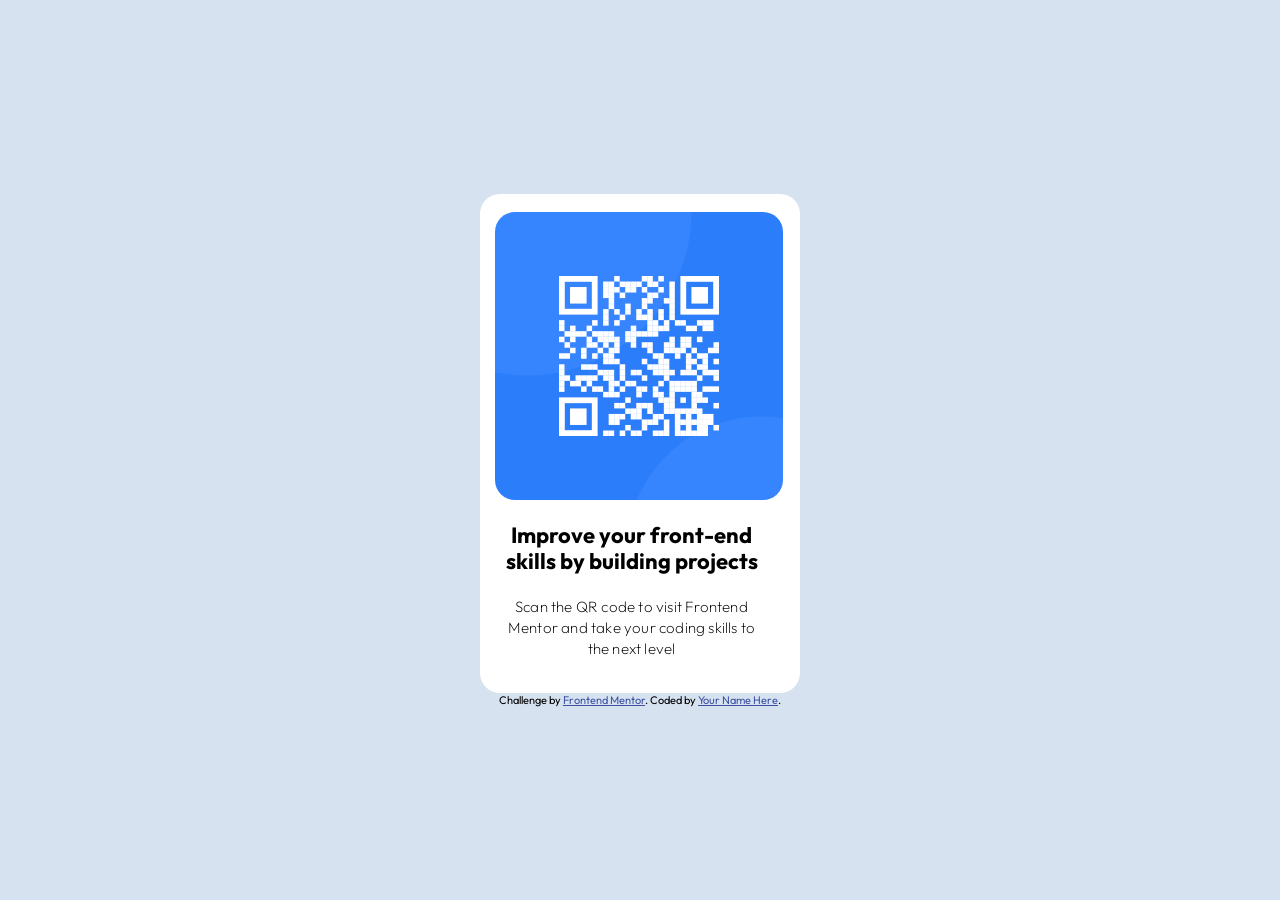
<file: qr-code-LAB2/index.html>
<!doctype html>
<html lang="en">
  <head>
    <meta charset="UTF-8" />
    <meta name="viewport" content="width=device-width, initial-scale=1.0" />
    <!-- displays site properly based on user's device -->

    <link
      rel="icon"
      type="image/png"
      sizes="32x32"
      href="./images/favicon-32x32.png"
    />
    <link rel="stylesheet" href="./sytle.css" />

    <title>Frontend Mentor | QR code component | Davon Lewis</title>
    <link rel="stylesheet" href="https://fonts.google.com/specimen/Outfit">
    <!-- Feel free to remove these styles or customise in your own stylesheet 👍 -->
    <style>
      .attribution {
        font-size: 0.6875rem;
        text-align: center;
      }
      .attribution a {
        color: hsl(228, 45%, 44%);
      }
    </style>
  </head>
  <body>
    <main>
      <div class="main-container">

        <div>
          <img src="./images/image-qr-code.png" alt="QR Code Image" class="qr-code-img"/>
          <p class="qr-header">
            Improve your front-end <br> skills by building projects
          </p>
          <p class="scan-prompt">
            Scan the QR code to visit Frontend <br> Mentor and take your coding skills
            to <br>the next level
          </p>
        </div>
      </div>
    </main>

    <footer class="attribution">
      Challenge by
      <a href="https://www.frontendmentor.io?ref=challenge">Frontend Mentor</a>.
      Coded by <a href="#">Your Name Here</a>.
    </footer>
  </body>
</html>
</file>
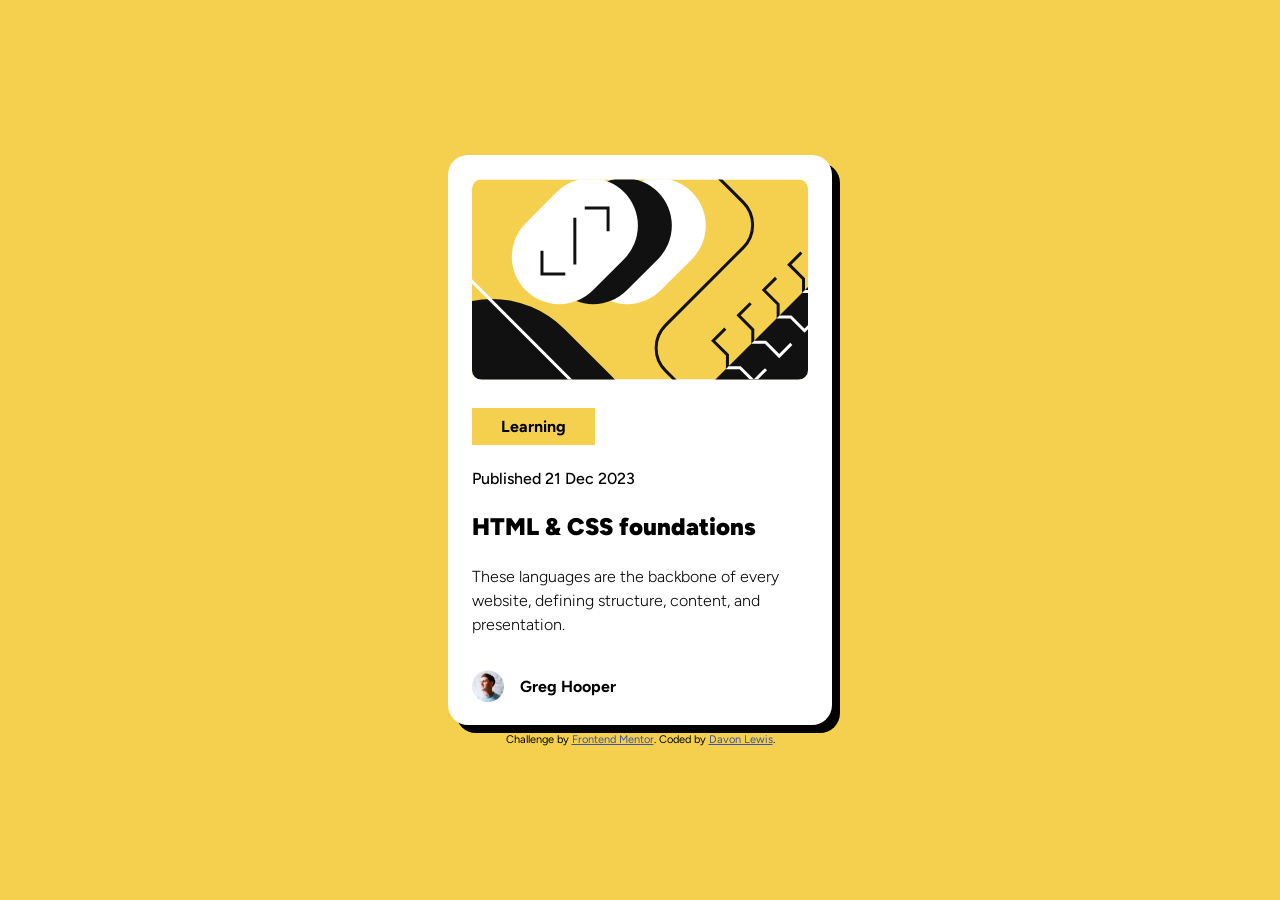
<file: qr-code-LAB2/blog-preview-card-main/index.html>
<!doctype html>
<html lang="en">
  <head>
    <meta charset="UTF-8" />
    <meta name="viewport" content="width=device-width, initial-scale=1.0" />
    <!-- displays site properly based on user's device -->

    <link
      rel="icon"
      type="image/png"
      sizes="32x32"
      href="./assets/images/favicon-32x32.png"
    />
    <link rel="stylesheet" href="./style.css">
    <title>Frontend Mentor | Blog preview card</title>

    <!-- Feel free to remove these styles or customise in your own stylesheet 👍 -->
    <style>
      .attribution {
        font-size: 0.6875rem;
        text-align: center;
      }
      .attribution a {
        color: hsl(228, 45%, 44%);
      }
    </style>
  </head>
  <body>
    <div class="main-container">
      <div id="blog-art"><img src="./assets/images/illustration-article.svg" alt="blog art" class="blog-art"></div>
      <div class="sub-container">
        <div class="learning-bg">
          <p class="learning-header">Learning</p>
        </div>
        <p class="published-header">Published 21 Dec 2023</p>
        <p class="html-header">HTML & CSS foundations</p>
        <p class="description">
          These languages are the backbone of every website, defining structure,
          content, and presentation.
        </p>
        <div class="greg-container">
          <img
            src="./assets/images/image-avatar.webp"
            alt="Greg Hooper Profile Picture" class="profile-pic"
          />
          <p class="greg-name">Greg Hooper</p>
        </div>
      </div>
    </div>
      
      
    <footer class="attribution">
      Challenge by
      <a href="https://www.frontendmentor.io?ref=challenge">Frontend Mentor</a>.
      Coded by <a href="#">Davon Lewis</a>.
    </footer>
  </body>
</html>
</file>
<file: qr-code-LAB2/sytle.css>
@import url(https://fonts.googleapis.com/css?family=Outfit:100,200,300,regular,500,600,700,800,900);

:root {
  font-family: Outfit, sans-serif;
  display: flex;
  justify-content: center;
  align-items: center;
  margin: auto;
  height: 100vh;
}

.qr-header {
  font-weight: bold;
  font-size: 22px;
  line-height: 120%;
  letter-spacing: 0px;
  font-weight: 700;
}

.scan-prompt {
  font-size: 15px;
  line-height: 140%;
  letter-spacing: 0.2px;
  font-weight: 200;
}
body {
  background-color: hsl(212, 45%, 89%);
  display: flex;
  justify-content: center;
  align-items: center;
  flex-direction: column;
  max-width: 1440px;
  max-height: 960px;
  text-align: center;
}

.main-container {
  display: flex;
  align-items: center;
  background-color: hsl(0, 0%, 100%);
  width: 320px;
  height: 499px;
  border-radius: 20px;
}

img {
  display: flex;
  height: 288px;
  width: 288px;
  border-radius: 20px;
  margin-left: 15px;
}

@media (max-width: 768px) {
  body {
    background-color: hsl(212, 45%, 89%);
    display: flex;
    justify-content: center;
    align-items: center;
    flex-direction: column;
    max-width: 768px;
    text-align: center;
  }
}
@media (max-width: 480px) {
  body {
    background-color: hsl(212, 45%, 89%);
    display: flex;
    justify-content: center;
    align-items: center;
    flex-direction: column;
    max-width: 480px;
    text-align: center;
  }
}
</file>
<file: qr-code-LAB2/blog-preview-card-main/style.css>
@import url(https://fonts.googleapis.com/css?family=Figtree:300,regular,500,600,700,800,900,300italic,italic,500italic,600italic,700italic,800italic,900italic);
:root {
  display: flex;
  flex-direction: column;
  align-items: center;
  justify-content: center;
  font-family: Figtree, sans-serif;
  height: 100vh;
}

body {
  background-color: #f4d04e;
}

.main-container {
  justify-content: center;
  align-items: center;
  text-align: left;
  background-color: #ffffff;
  width: 384px;
  height: 522px;
  border-radius: 20px;
  padding-top: 24px;
  padding-bottom: 24px;
  margin-bottom: 8px;
  box-shadow: 8px 8px;
}

#blog-art {
  display: flex;
  justify-content: center;
  align-items: center;
  margin-bottom: 4px;
}
.blog-art {
  border-radius: 10px;
}

.learning-bg {
  display: inline-block;
  background-color: #f4d04e;
}

.learning-header {
  font-weight: bold;
  letter-spacing: 0;
  margin: 5px;
  padding: 4px 24px;
}

.profile-pic {
  max-width: fit-content;
  margin-right: 16px;
  height: 32px;
  width: 32px;
}

.greg-container {
  display: flex;
  flex-direction: row;
  align-items: center;
}

.sub-container {
  margin-left: 24px;
}

.sub-container > * {
  margin-top: 24px;
}

.published-header {
  font-weight: 500;
}

.html-header {
  font-weight: 900;
  font-size: 24px;
}

.description {
  font-weight: 300;
  font-size: 16px;
  line-height: 150%;
}

.greg-name {
  font-weight: 700;
  font-size: 16px;
}
</file>
